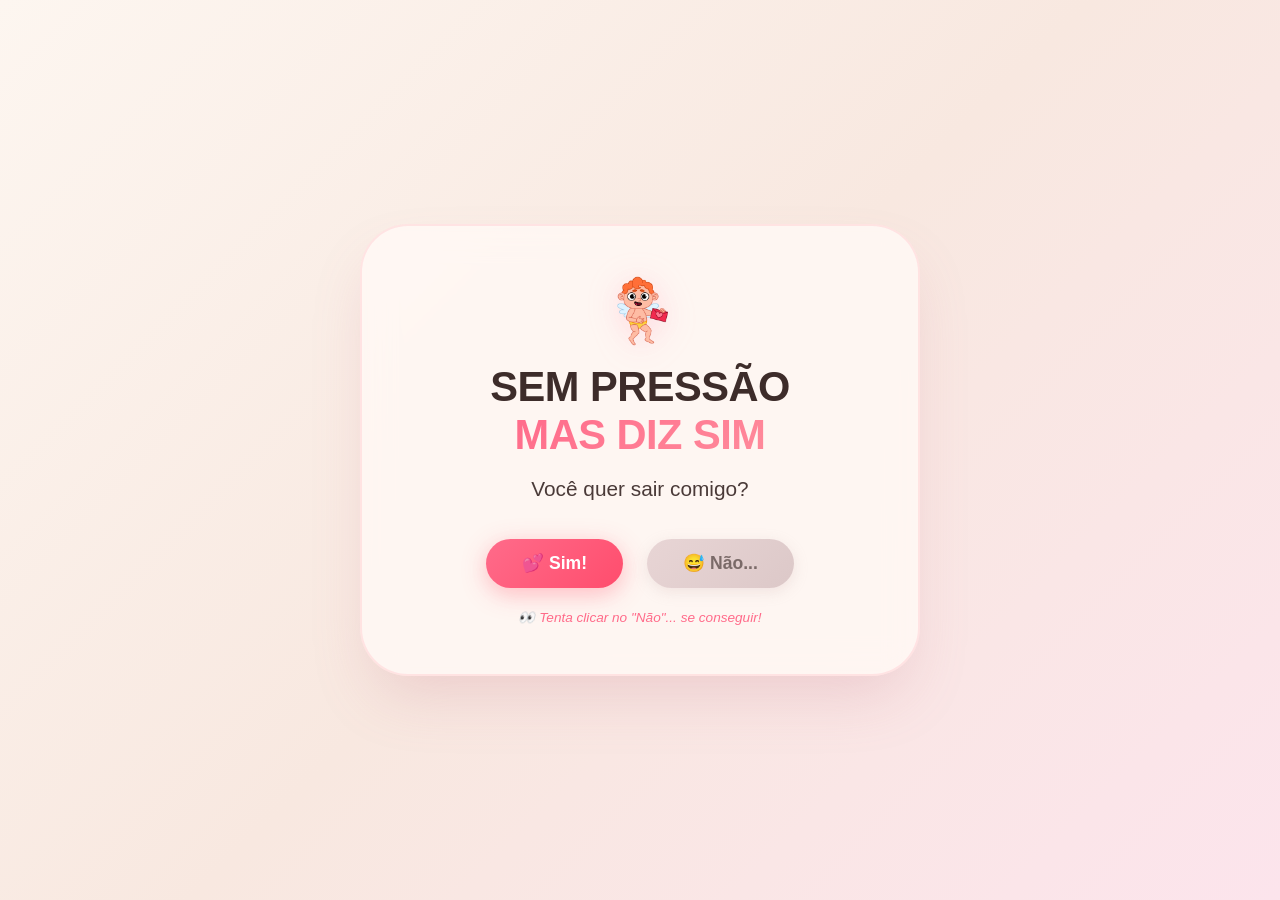
<file: index.html>
<!DOCTYPE html>
<html lang="pt-br">
<head>
    <meta charset="UTF-8" />
    <meta name="viewport" content="width=device-width, initial-scale=1.0" />
    <title>Convite 💌 - DevDate</title>
    <link rel="stylesheet" href="style.css" />
</head>
<body>
    <div class="container">
        <img src="assets/imagens/anjo1.png" alt="Anjo" class="anjo-icon" />
        
        <h1>SEM PRESSÃO <br /><span class="highlight">MAS DIZ SIM</span></h1>
        <p class="question">Você quer sair comigo?</p>

        <div class="btn-group">
            <button class="btn btn-yes" id="yesBtn">💕 Sim!</button>
            <button class="btn btn-no" id="noBtn">😅 Não...</button>
        </div>

        <p class="hint" id="hintText">(o botão "Não" é tímido... tente pegá-lo! 👀)</p>
    </div>

    <script src="script.js"></script>
</body>
</html>
</file>
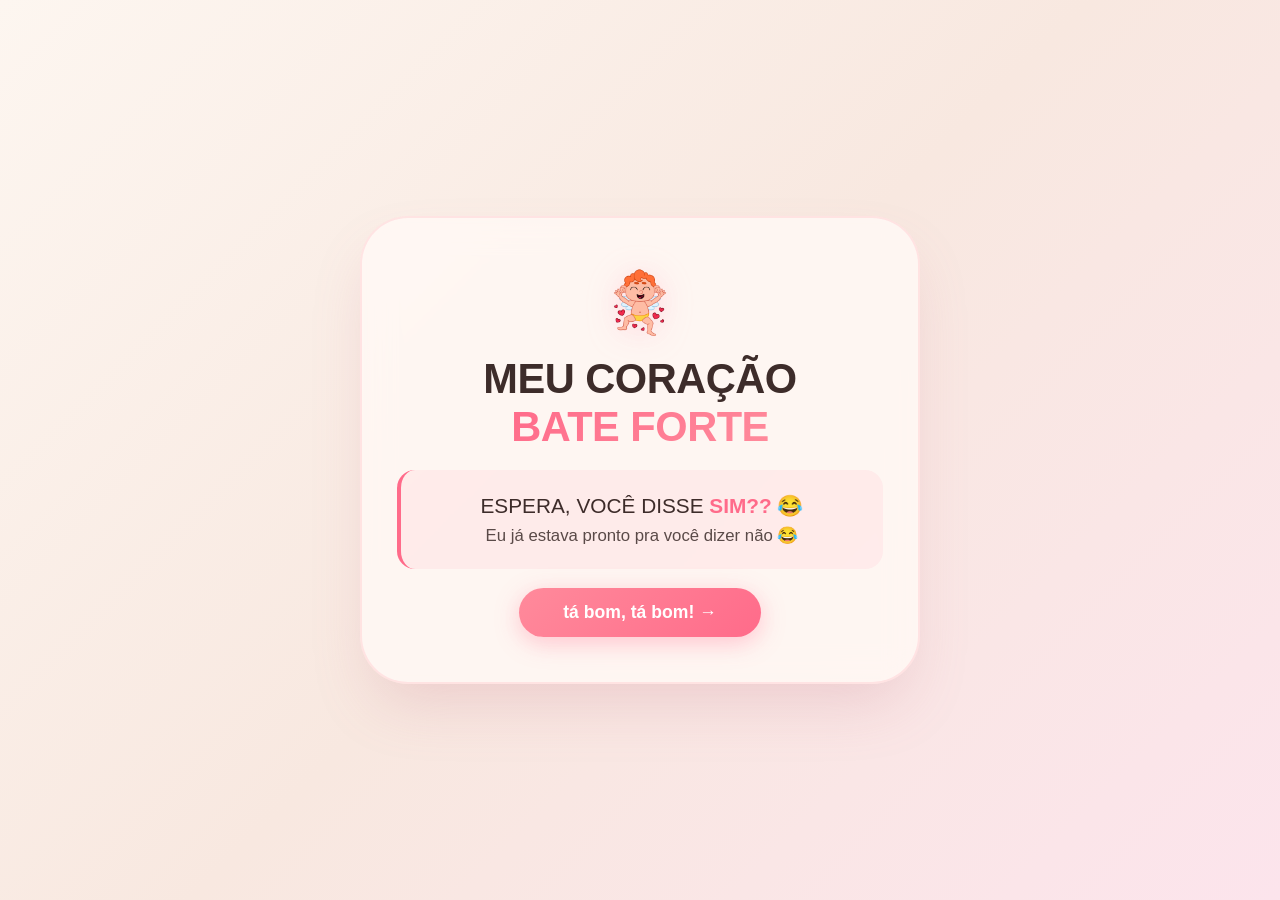
<file: page2.html>
<!DOCTYPE html>
<html lang="pt-br">
<head>
    <meta charset="UTF-8" />
    <meta name="viewport" content="width=device-width, initial-scale=1.0" />
    <title>Surpresa 😱 - DevDate</title>
    <link rel="stylesheet" href="style.css" />
</head>
<body>
    <div class="container">
        <img src="assets/imagens/anjo2.png" alt="Anjo" class="anjo-icon" />
        
        <h1>MEU CORAÇÃO <br /><span class="highlight">BATE FORTE</span></h1>

        <div class="special-msg">
            <p class="big-text">
                ESPERA, VOCÊ DISSE <strong class="pink">SIM??</strong> 😂
            </p>
            <p>Eu já estava pronto pra você dizer não 😂</p>
        </div>

        <button class="btn btn-next" id="nextBtn2">
            tá bom, tá bom! →
        </button>
    </div>

    <script src="script.js"></script>
</body>
</html>
</file>
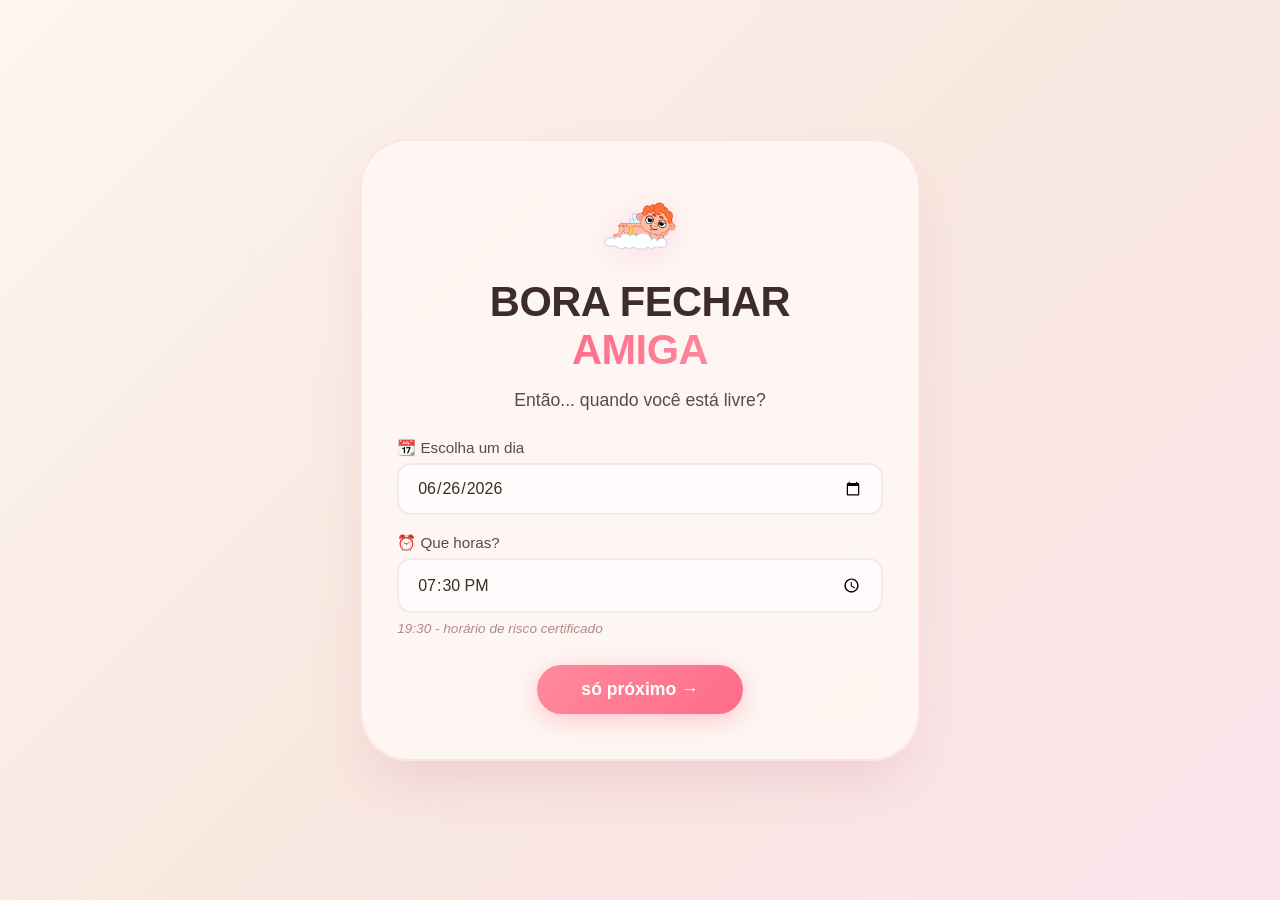
<file: page3.html>
<!DOCTYPE html>
<html lang="pt-br">
<head>
    <meta charset="UTF-8" />
    <meta name="viewport" content="width=device-width, initial-scale=1.0" />
    <title>Agendar 📅 - DevDate</title>
    <link rel="stylesheet" href="style.css" />
</head>
<body>
    <div class="container">
        <img src="assets/imagens/anjo3.png" alt="Anjo" class="anjo-icon" />
        
        <h1>BORA FECHAR <br /><span class="highlight">AMIGA</span></h1>

        <p class="sub-question">Então... quando você está livre?</p>

        <div class="date-inputs">
            <div class="input-group">
                <label>📆 Escolha um dia</label>
                <input type="date" id="datePicker" value="2026-06-26" />
            </div>

            <div class="input-group">
                <label>⏰ Que horas?</label>
                <input type="time" id="timePicker" value="19:30" />
                <span class="hint">19:30 - horário de risco certificado</span>
            </div>
        </div>

        <button class="btn btn-next" id="nextBtn3">
            só próximo →
        </button>
    </div>

    <script src="script.js"></script>
</body>
</html>
</file>
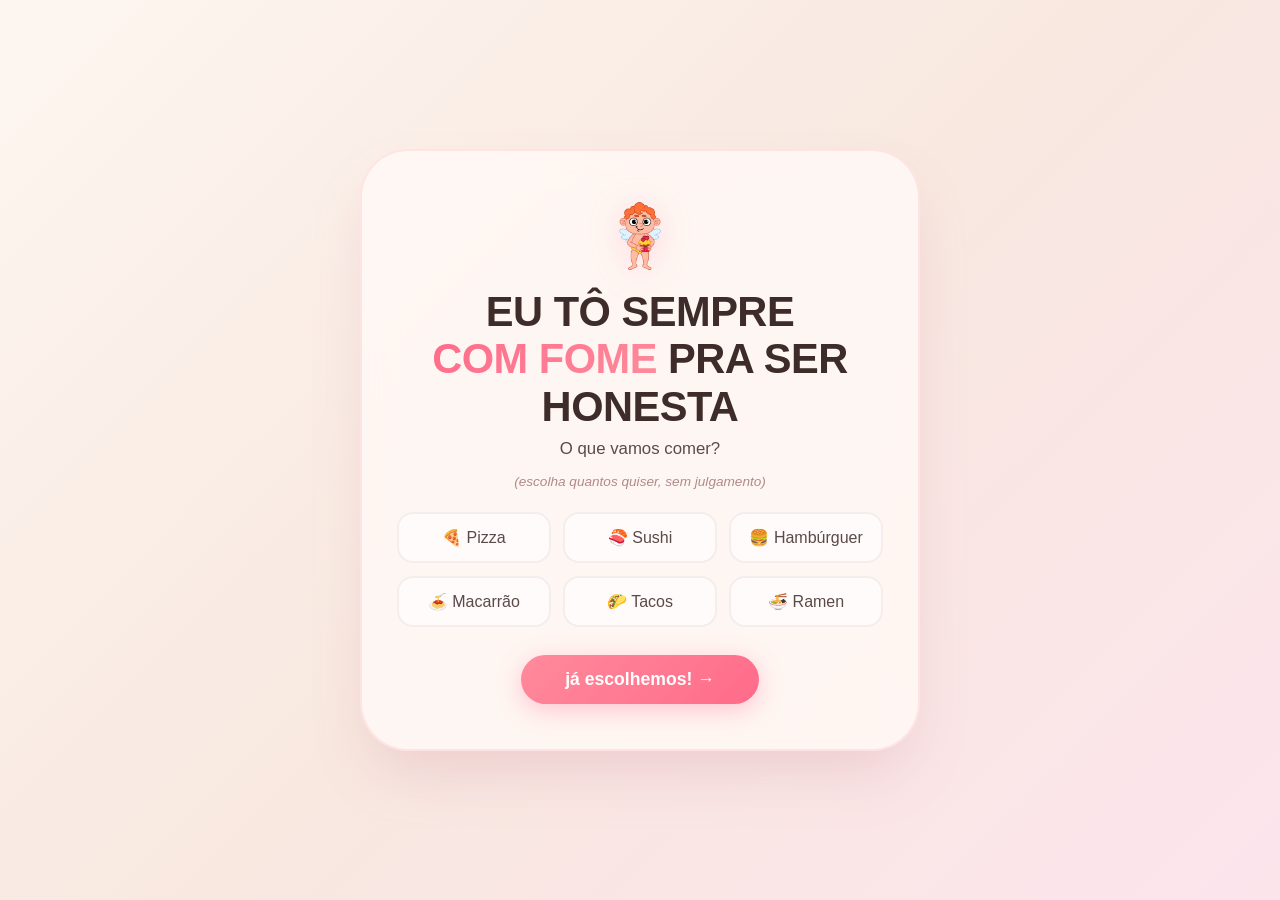
<file: page4.html>
<!DOCTYPE html>
<html lang="pt-br">
<head>
    <meta charset="UTF-8" />
    <meta name="viewport" content="width=device-width, initial-scale=1.0" />
    <title>Comida 🍕 - DevDate</title>
    <link rel="stylesheet" href="style.css" />
</head>
<body>
    <div class="container">
        <img src="assets/imagens/anjo4.png" alt="Anjo" class="anjo-icon" />
        
        <h1>EU TÔ SEMPRE <br /><span class="highlight">COM FOME</span> PRA SER HONESTA</h1>

        <p>O que vamos comer?</p>
        <p class="hint">(escolha quantos quiser, sem julgamento)</p>

        <div class="food-grid" id="foodGrid">
            <label class="food-option" data-value="Pizza">
                <input type="checkbox" /> 🍕 Pizza
            </label>
            <label class="food-option" data-value="Sushi">
                <input type="checkbox" /> 🍣 Sushi
            </label>
            <label class="food-option" data-value="Hambúrguer">
                <input type="checkbox" /> 🍔 Hambúrguer
            </label>
            <label class="food-option" data-value="Macarrão">
                <input type="checkbox" /> 🍝 Macarrão
            </label>
            <label class="food-option" data-value="Tacos">
                <input type="checkbox" /> 🌮 Tacos
            </label>
            <label class="food-option" data-value="Ramen">
                <input type="checkbox" /> 🍜 Ramen
            </label>
        </div>

        <button class="btn btn-next" id="nextBtn4">
            já escolhemos! →
        </button>
    </div>

    <script src="script.js"></script>
</body>
</html>
</file>
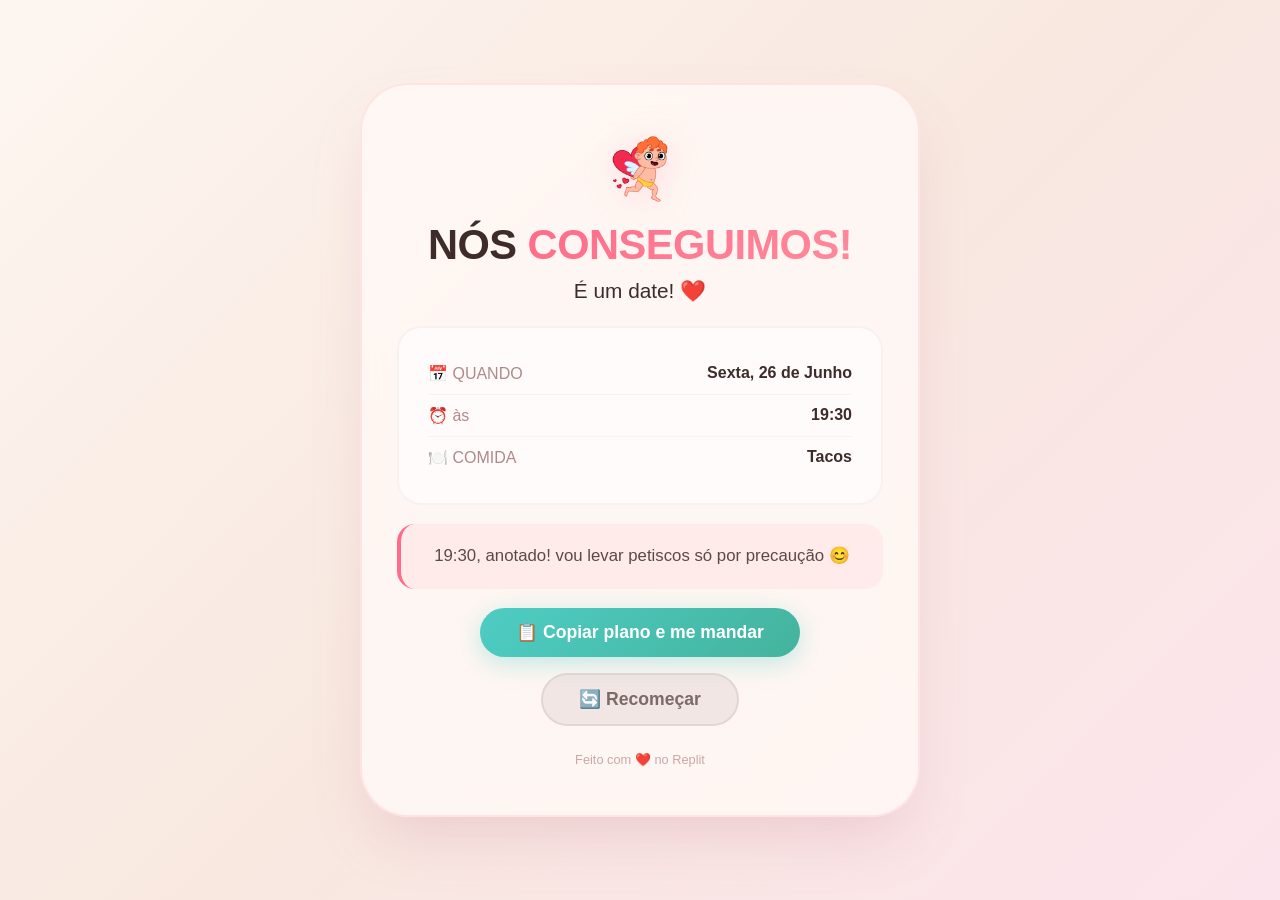
<file: page5.html>
<!DOCTYPE html>
<html lang="pt-br">
<head>
    <meta charset="UTF-8" />
    <meta name="viewport" content="width=device-width, initial-scale=1.0" />
    <title>É um date! ❤️ - DevDate</title>
    <link rel="stylesheet" href="style.css" />
</head>
<body>
    <div class="container">
        <img src="assets/imagens/anjo5.png" alt="Anjo" class="anjo-icon" />
        
        <h1>NÓS <span class="highlight">CONSEGUIMOS!</span></h1>

        <p class="big-text">É um date! ❤️</p>

        <div class="confirm-card" id="confirmCard">
            <div class="detail">
                <span class="label">📅 QUANDO</span>
                <span class="value" id="displayDate">Sexta, 26 de Junho</span>
            </div>
            <div class="detail">
                <span class="label">⏰ às</span>
                <span class="value" id="displayTime">19:30</span>
            </div>
            <div class="detail">
                <span class="label">🍽️ COMIDA</span>
                <span class="value" id="displayFood">Tacos</span>
            </div>
        </div>

        <div class="special-msg">
            <p>19:30, anotado! vou levar petiscos só por precaução 😊</p>
        </div>

        <div class="action-buttons">
            <button class="btn btn-success" onclick="copyPlan()">
                📋 Copiar plano e me mandar
            </button>
            <button class="btn btn-secondary" onclick="restart()">
                🔄 Recomeçar
            </button>
        </div>

        <p class="footer">Feito com ❤️ no Replit</p>
    </div>

    <script src="script.js"></script>
</body>
</html>
</file>
<file: style.css>
* {
    margin: 0;
    padding: 0;
    box-sizing: border-box;
}

body {
    font-family: 'Segoe UI', -apple-system, BlinkMacSystemFont, 'Helvetica Neue', sans-serif;
    background: linear-gradient(135deg, #fdf6f0 0%, #f8e8e0 50%, #fce4ec 100%);
    min-height: 100vh;
    display: flex;
    align-items: center;
    justify-content: center;
    padding: 1.5rem;
    color: #3d2c2a;
}

.container {
    background: rgba(255, 248, 245, 0.85);
    backdrop-filter: blur(16px);
    -webkit-backdrop-filter: blur(16px);
    border-radius: 48px;
    padding: 2.8rem 2.2rem;
    max-width: 560px;
    width: 100%;
    border: 2px solid rgba(255, 182, 193, 0.3);
    box-shadow: 0 30px 60px -15px rgba(200, 120, 140, 0.25);
    text-align: center;
    transition: all 0.3s;
}

.anjo-icon {
    width: 80px;
    height: 80px;
    object-fit: contain;
    margin-bottom: 0.5rem;
    filter: drop-shadow(0 4px 15px rgba(255, 150, 180, 0.3));
    animation: flutuar 3s ease-in-out infinite;
}

@keyframes flutuar {
    0%, 100% { transform: translateY(0) rotate(-2deg); }
    50% { transform: translateY(-10px) rotate(2deg); }
}

h1 {
    font-size: 2.6rem;
    font-weight: 700;
    letter-spacing: -0.5px;
    line-height: 1.15;
    margin-bottom: 0.3rem;
    color: #3d2c2a;
}

.highlight {
    background: linear-gradient(135deg, #ff6b8a, #ff8a9b, #ff6b8a);
    background-size: 200% 200%;
    -webkit-background-clip: text;
    background-clip: text;
    color: transparent;
    animation: shimmer 3s ease-in-out infinite;
}

@keyframes shimmer {
    0%, 100% { background-position: 0% 50%; }
    50% { background-position: 100% 50%; }
}

p {
    font-size: 1.05rem;
    color: #5a4a48;
    line-height: 1.6;
}

.question {
    font-size: 1.3rem;
    font-weight: 500;
    margin: 0.8rem 0 1.2rem;
    color: #4a3a38;
}

.sub-question {
    font-size: 1.1rem;
    margin: 0.8rem 0 1.5rem;
    color: #5a4a48;
}

.big-text {
    font-size: 1.3rem;
    font-weight: 500;
    color: #3d2c2a;
}

.pink {
    color: #ff6b8a;
}

.hint {
    display: block;
    font-size: 0.85rem;
    color: #b08a8a;
    margin-top: 0.5rem;
    font-style: italic;
}

.ps {
    font-size: 0.9rem;
    color: #b08a8a;
    margin-top: 0.5rem;
}

.footer {
    font-size: 0.8rem;
    color: #c9a8a8;
    margin-top: 1.5rem;
}

.btn-group {
    display: flex;
    gap: 1.5rem;
    justify-content: center;
    align-items: center;
    margin: 1.5rem 0 0.5rem;
    position: relative;
    min-height: 70px;
}

.btn {
    padding: 14px 36px;
    border: none;
    border-radius: 60px;
    font-size: 1.1rem;
    font-weight: 600;
    cursor: pointer;
    transition: all 0.3s ease;
    font-family: inherit;
    position: relative;
}

.btn-yes {
    background: linear-gradient(135deg, #ff6b8a, #ff4d6d);
    color: #fff;
    box-shadow: 0 6px 25px rgba(255, 75, 100, 0.35);
    transition: all 0.3s ease;
}

.btn-yes:hover {
    transform: scale(1.08);
    box-shadow: 0 8px 35px rgba(255, 75, 100, 0.5);
}

.btn-no {
    background: linear-gradient(135deg, #e8d5d5, #dcc8c8);
    color: #7a6a68;
    box-shadow: 0 4px 15px rgba(180, 150, 150, 0.2);
    transition: all 0.1s ease;
    position: relative;
    z-index: 10;
}

.btn-no:hover {
    transform: scale(0.95);
}

.btn-next {
    background: linear-gradient(135deg, #ff8a9b, #ff6b8a);
    color: #fff;
    padding: 14px 44px;
    font-size: 1.1rem;
    box-shadow: 0 6px 25px rgba(255, 107, 138, 0.35);
}

.btn-next:hover {
    transform: scale(1.05);
    box-shadow: 0 8px 35px rgba(255, 107, 138, 0.5);
}

.btn-success {
    background: linear-gradient(135deg, #4ecdc4, #44b39d);
    color: #fff;
    box-shadow: 0 6px 25px rgba(78, 205, 196, 0.35);
}

.btn-success:hover {
    transform: scale(1.05);
    box-shadow: 0 8px 35px rgba(78, 205, 196, 0.5);
}

.btn-secondary {
    background: rgba(200, 180, 180, 0.25);
    color: #7a6a68;
    border: 2px solid rgba(200, 180, 180, 0.3);
}

.btn-secondary:hover {
    background: rgba(200, 180, 180, 0.4);
    transform: scale(1.05);
}

.date-inputs {
    display: flex;
    flex-direction: column;
    gap: 1.2rem;
    margin: 1rem 0 1.8rem;
    text-align: left;
}

.input-group label {
    font-weight: 500;
    color: #5a4a48;
    font-size: 0.95rem;
    display: block;
    margin-bottom: 0.4rem;
}

.input-group input {
    background: rgba(255, 255, 255, 0.7);
    border: 2px solid rgba(200, 180, 180, 0.25);
    border-radius: 14px;
    padding: 14px 18px;
    color: #3d2c2a;
    font-size: 1rem;
    width: 100%;
    font-family: inherit;
    transition: all 0.25s;
}

.input-group input:focus {
    outline: none;
    border-color: #ff8a9b;
    background: rgba(255, 255, 255, 0.9);
    box-shadow: 0 0 25px rgba(255, 138, 155, 0.2);
}

.input-group input::-webkit-calendar-picker-indicator {
    filter: none;
    cursor: pointer;
}

.food-grid {
    display: grid;
    grid-template-columns: repeat(3, 1fr);
    gap: 0.8rem;
    margin: 1.2rem 0 1.8rem;
}

.food-option {
    background: rgba(255, 255, 255, 0.6);
    border: 2px solid rgba(200, 180, 180, 0.2);
    border-radius: 16px;
    padding: 14px 8px;
    cursor: pointer;
    transition: all 0.25s;
    font-weight: 500;
    font-size: 1rem;
    color: #5a4a48;
    user-select: none;
}

.food-option:hover {
    background: rgba(255, 255, 255, 0.9);
    border-color: #ffb0c0;
    transform: translateY(-3px);
    box-shadow: 0 6px 20px rgba(255, 150, 180, 0.15);
}

.food-option.selected {
    background: rgba(255, 138, 155, 0.15);
    border-color: #ff8a9b;
    box-shadow: 0 0 30px rgba(255, 138, 155, 0.15);
    color: #3d2c2a;
}

.food-option input {
    display: none;
}

.confirm-card {
    background: rgba(255, 255, 255, 0.6);
    border-radius: 24px;
    padding: 1.5rem 1.8rem;
    margin: 1.2rem 0;
    border: 2px solid rgba(200, 180, 180, 0.15);
}

.confirm-card .detail {
    display: flex;
    justify-content: space-between;
    padding: 0.7rem 0;
    border-bottom: 1px solid rgba(200, 180, 180, 0.15);
}

.confirm-card .detail:last-child {
    border-bottom: none;
}

.confirm-card .label {
    color: #b08a8a;
    font-weight: 500;
}

.confirm-card .value {
    color: #3d2c2a;
    font-weight: 600;
}

.special-msg {
    background: rgba(255, 107, 138, 0.08);
    border-radius: 18px;
    padding: 1.2rem 1.5rem;
    margin: 1.2rem 0;
    border-left: 4px solid #ff6b8a;
}

.action-buttons {
    display: flex;
    gap: 1rem;
    justify-content: center;
    flex-wrap: wrap;
    margin-top: 0.5rem;
}

@media (max-width: 520px) {
    .container {
        padding: 1.8rem 1.2rem;
        border-radius: 32px;
    }

    h1 {
        font-size: 2rem;
    }

    .anjo-icon {
        width: 60px;
        height: 60px;
    }

    .food-grid {
        grid-template-columns: repeat(2, 1fr);
        gap: 0.6rem;
    }

    .btn-group {
        gap: 1rem;
        flex-wrap: wrap;
    }

    .btn {
        padding: 12px 24px;
        font-size: 1rem;
        width: 100%;
    }

    .action-buttons .btn {
        width: 100%;
    }

    .confirm-card {
        padding: 1.2rem;
    }

    .btn-no {
        width: auto !important;
        min-width: 120px;
    }
}

@media (max-width: 380px) {
    .food-grid {
        grid-template-columns: 1fr 1fr;
    }

    h1 {
        font-size: 1.6rem;
    }

    .anjo-icon {
        width: 50px;
        height: 50px;
    }
}
</file>
